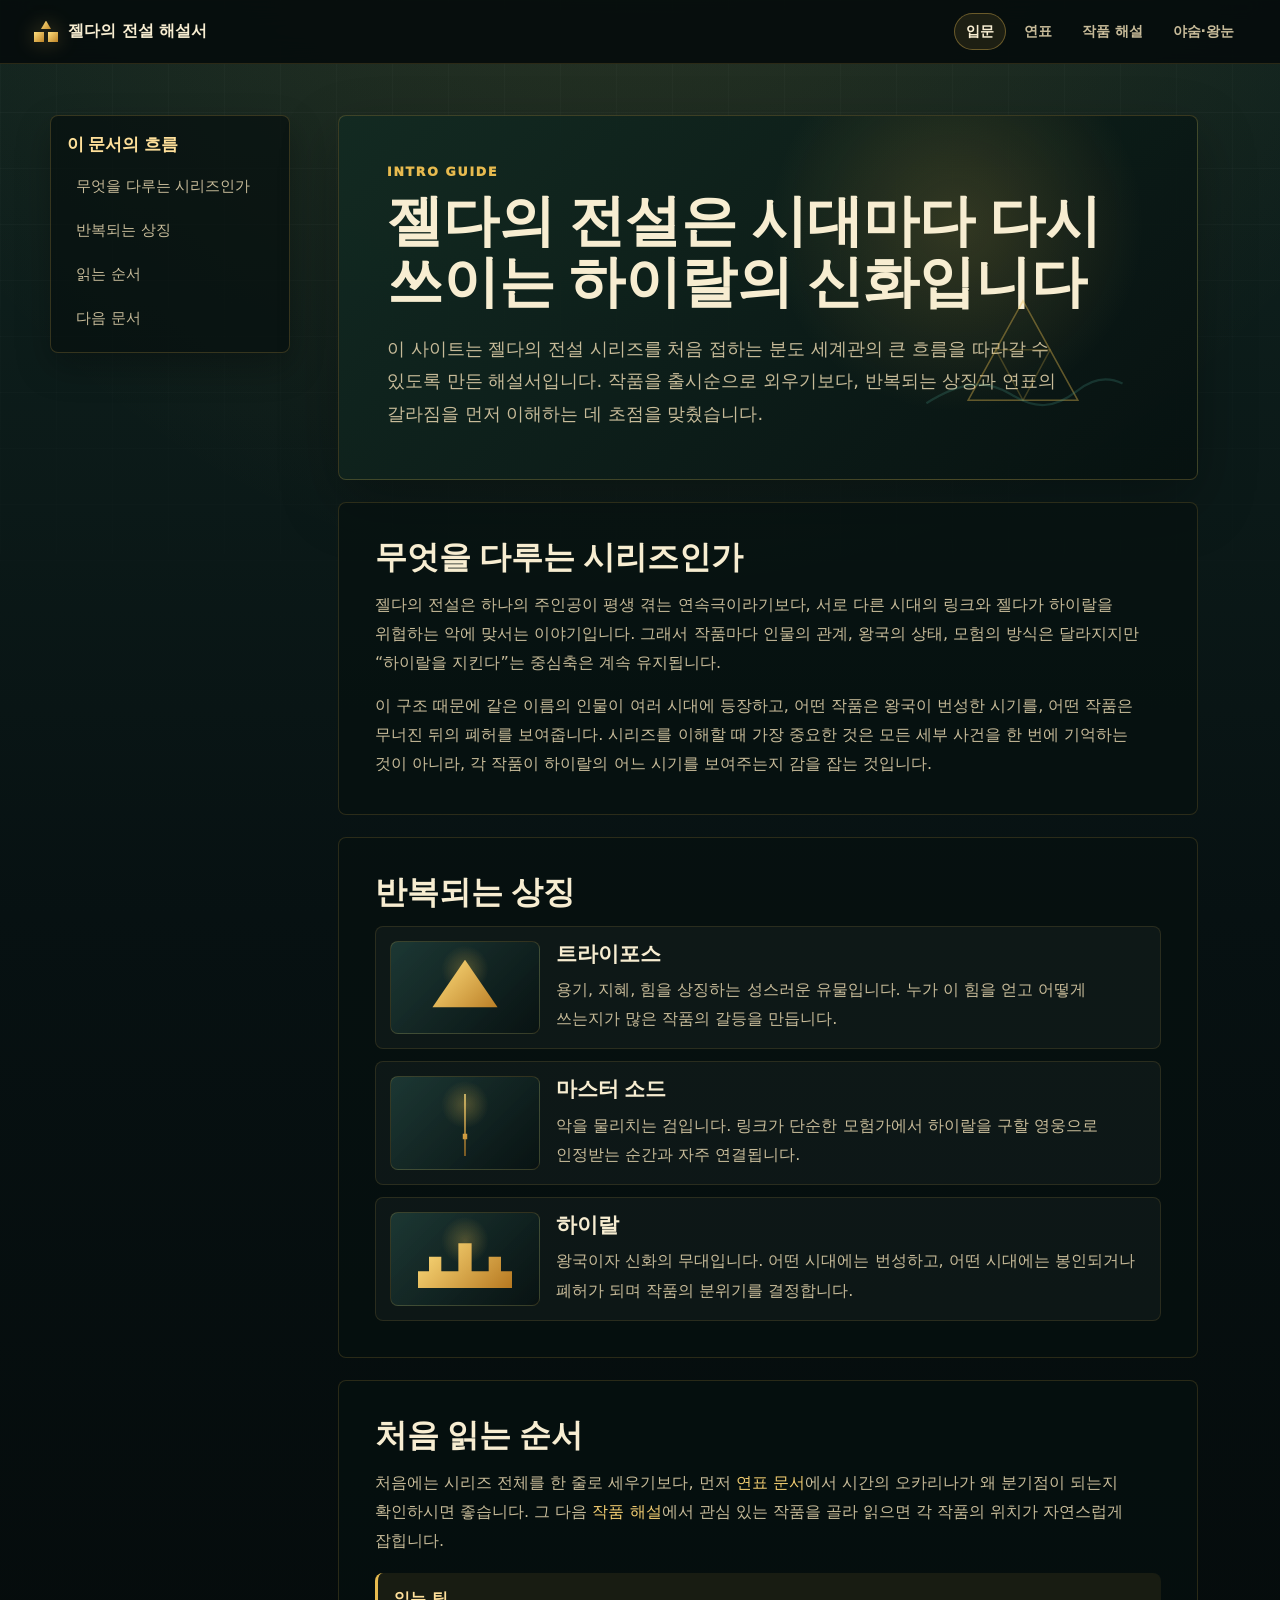
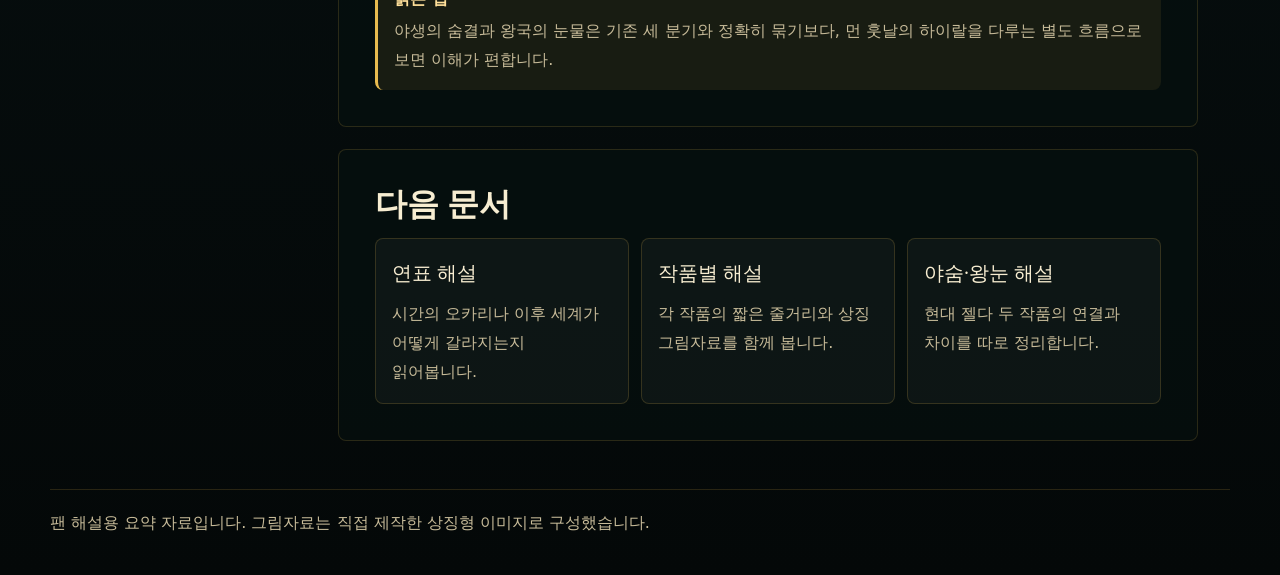
<file: index.html>
<!doctype html>
<html lang="ko">
<head>
  <meta charset="utf-8">
  <meta name="viewport" content="width=device-width, initial-scale=1">
  <title>젤다의 전설 입문 해설</title>
  <link rel="stylesheet" href="styles.css">
  <script src="script.js" defer></script>
</head>
<body data-page="home">
  <header class="site-header">
    <a class="brand" href="index.html" aria-label="젤다의 전설 입문 해설">
      <span class="brand-mark" aria-hidden="true"></span>
      <span>젤다의 전설 해설서</span>
    </a>
    <nav class="site-nav" aria-label="주요 문서">
      <a href="index.html" aria-current="page">입문</a>
      <a href="timeline.html">연표</a>
      <a href="series.html">작품 해설</a>
      <a href="wild.html">야숨·왕눈</a>
    </nav>
  </header>

  <main class="doc-shell">
    <aside class="toc reveal" aria-label="문서 목차">
      <strong>이 문서의 흐름</strong>
      <a href="#what">무엇을 다루는 시리즈인가</a>
      <a href="#symbols">반복되는 상징</a>
      <a href="#reading">읽는 순서</a>
      <a href="#next">다음 문서</a>
    </aside>

    <article class="doc">
      <header class="doc-hero reveal">
        <p class="eyebrow">Intro Guide</p>
        <h1>젤다의 전설은 시대마다 다시 쓰이는 하이랄의 신화입니다</h1>
        <p class="lead">
          이 사이트는 젤다의 전설 시리즈를 처음 접하는 분도 세계관의 큰 흐름을 따라갈 수 있도록 만든 해설서입니다.
          작품을 출시순으로 외우기보다, 반복되는 상징과 연표의 갈라짐을 먼저 이해하는 데 초점을 맞췄습니다.
        </p>
      </header>

      <section class="doc-section reveal" id="what">
        <h2>무엇을 다루는 시리즈인가</h2>
        <p>
          젤다의 전설은 하나의 주인공이 평생 겪는 연속극이라기보다, 서로 다른 시대의 링크와 젤다가 하이랄을 위협하는 악에 맞서는 이야기입니다.
          그래서 작품마다 인물의 관계, 왕국의 상태, 모험의 방식은 달라지지만 “하이랄을 지킨다”는 중심축은 계속 유지됩니다.
        </p>
        <p>
          이 구조 때문에 같은 이름의 인물이 여러 시대에 등장하고, 어떤 작품은 왕국이 번성한 시기를, 어떤 작품은 무너진 뒤의 폐허를 보여줍니다.
          시리즈를 이해할 때 가장 중요한 것은 모든 세부 사건을 한 번에 기억하는 것이 아니라, 각 작품이 하이랄의 어느 시기를 보여주는지 감을 잡는 것입니다.
        </p>
      </section>

      <section class="doc-section reveal" id="symbols">
        <h2>반복되는 상징</h2>
        <div class="concept-list">
          <article class="concept">
            <div class="mini-art triforce" aria-hidden="true"></div>
            <div>
              <h3>트라이포스</h3>
              <p>용기, 지혜, 힘을 상징하는 성스러운 유물입니다. 누가 이 힘을 얻고 어떻게 쓰는지가 많은 작품의 갈등을 만듭니다.</p>
            </div>
          </article>
          <article class="concept">
            <div class="mini-art sword" aria-hidden="true"></div>
            <div>
              <h3>마스터 소드</h3>
              <p>악을 물리치는 검입니다. 링크가 단순한 모험가에서 하이랄을 구할 영웅으로 인정받는 순간과 자주 연결됩니다.</p>
            </div>
          </article>
          <article class="concept">
            <div class="mini-art kingdom" aria-hidden="true"></div>
            <div>
              <h3>하이랄</h3>
              <p>왕국이자 신화의 무대입니다. 어떤 시대에는 번성하고, 어떤 시대에는 봉인되거나 폐허가 되며 작품의 분위기를 결정합니다.</p>
            </div>
          </article>
        </div>
      </section>

      <section class="doc-section reveal" id="reading">
        <h2>처음 읽는 순서</h2>
        <p>
          처음에는 시리즈 전체를 한 줄로 세우기보다, 먼저 <a href="timeline.html">연표 문서</a>에서 시간의 오카리나가 왜 분기점이 되는지 확인하시면 좋습니다.
          그 다음 <a href="series.html">작품 해설</a>에서 관심 있는 작품을 골라 읽으면 각 작품의 위치가 자연스럽게 잡힙니다.
        </p>
        <div class="note-box">
          <strong>읽는 팁</strong>
          <p>야생의 숨결과 왕국의 눈물은 기존 세 분기와 정확히 묶기보다, 먼 훗날의 하이랄을 다루는 별도 흐름으로 보면 이해가 편합니다.</p>
        </div>
      </section>

      <section class="doc-section reveal" id="next">
        <h2>다음 문서</h2>
        <div class="doc-link-grid">
          <a class="doc-link" href="timeline.html">
            <span>연표 해설</span>
            시간의 오카리나 이후 세계가 어떻게 갈라지는지 읽어봅니다.
          </a>
          <a class="doc-link" href="series.html">
            <span>작품별 해설</span>
            각 작품의 짧은 줄거리와 상징 그림자료를 함께 봅니다.
          </a>
          <a class="doc-link" href="wild.html">
            <span>야숨·왕눈 해설</span>
            현대 젤다 두 작품의 연결과 차이를 따로 정리합니다.
          </a>
        </div>
      </section>
    </article>
  </main>

  <footer class="site-footer">
    <p>팬 해설용 요약 자료입니다. 그림자료는 직접 제작한 상징형 이미지로 구성했습니다.</p>
  </footer>
</body>
</html>
</file>
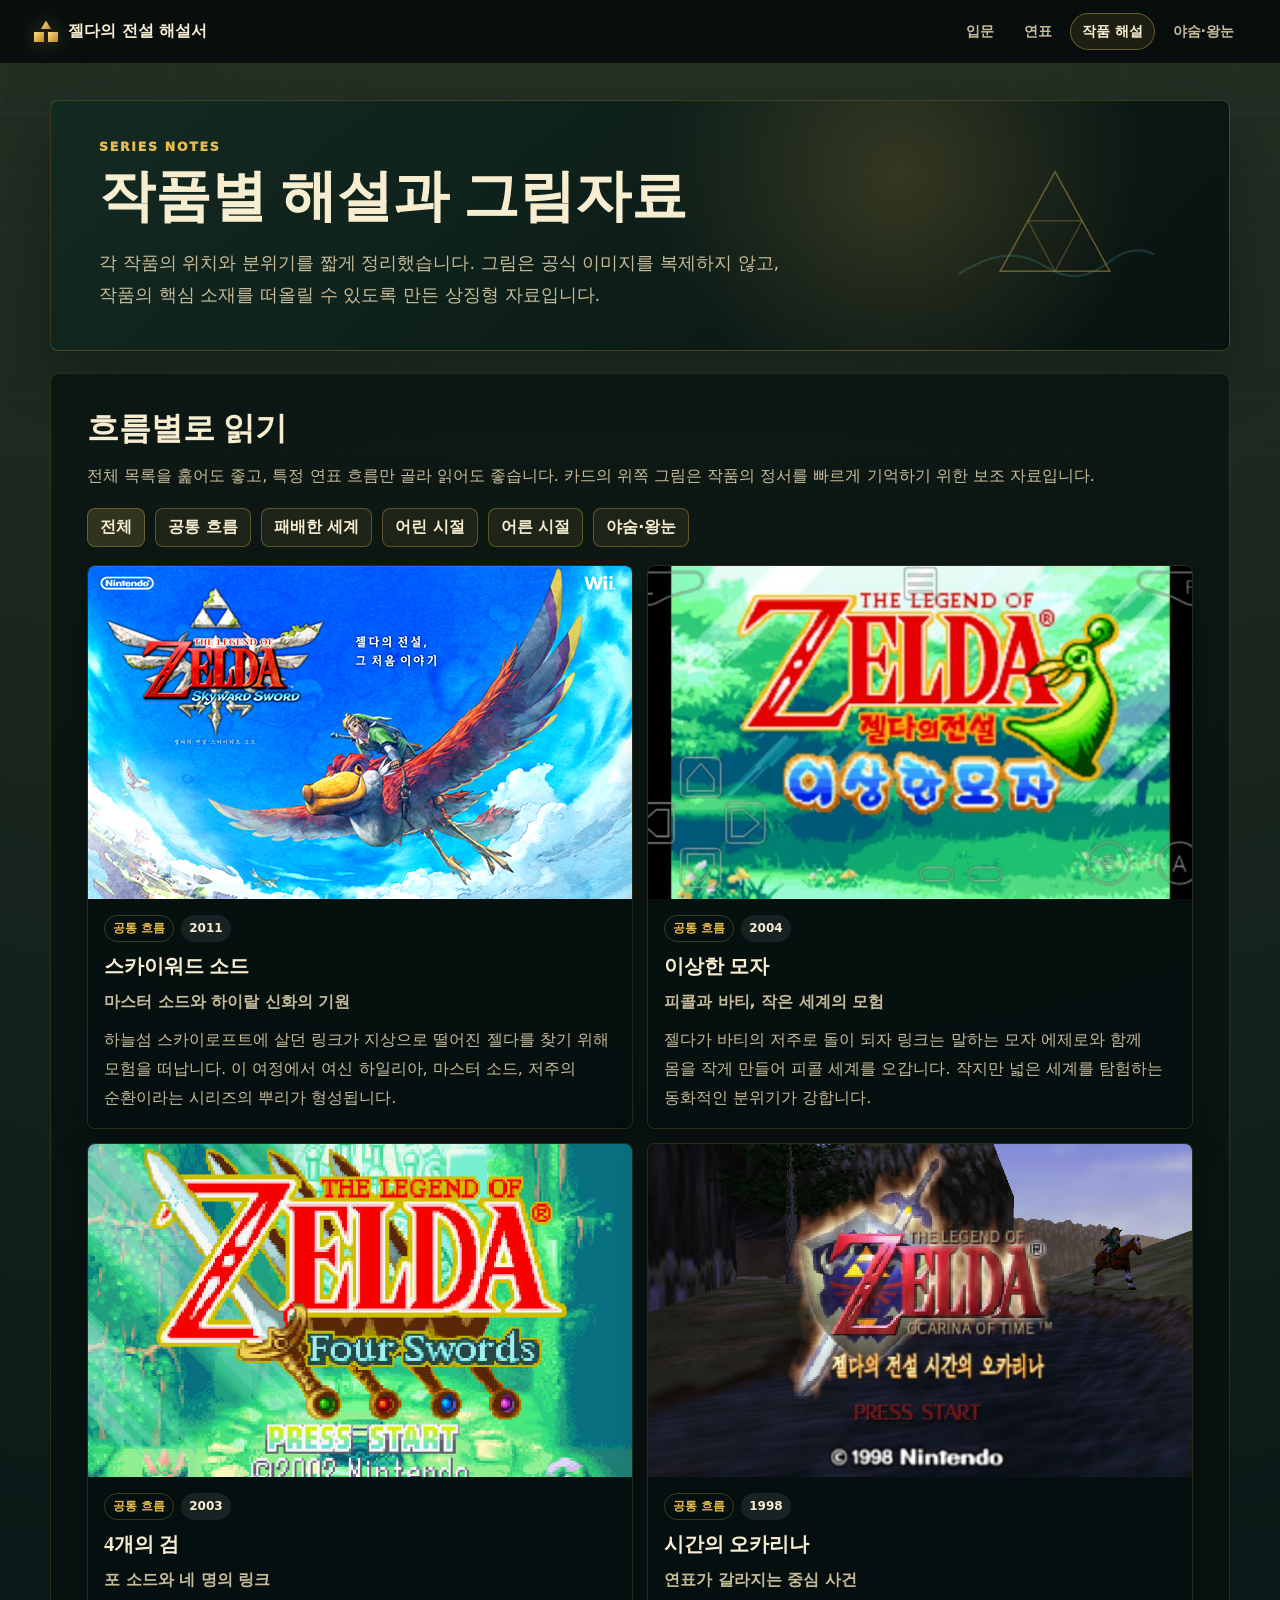
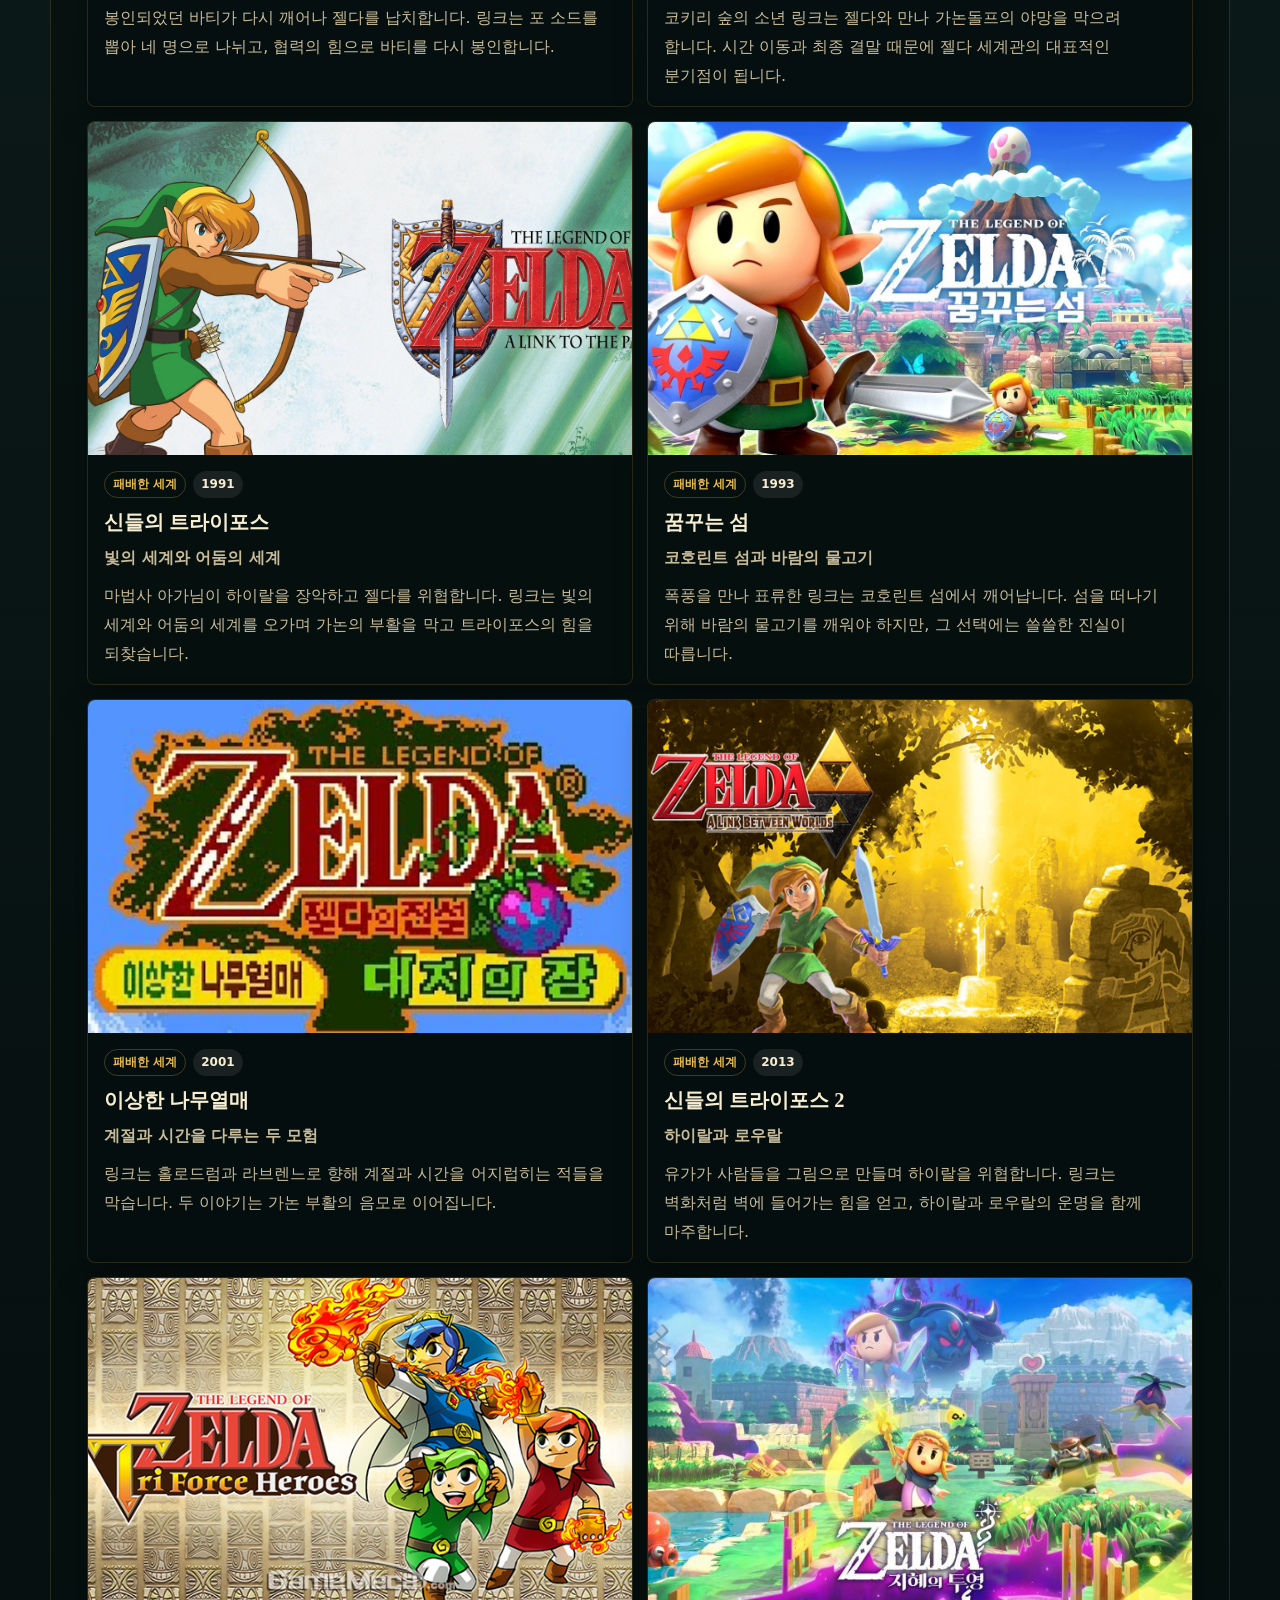
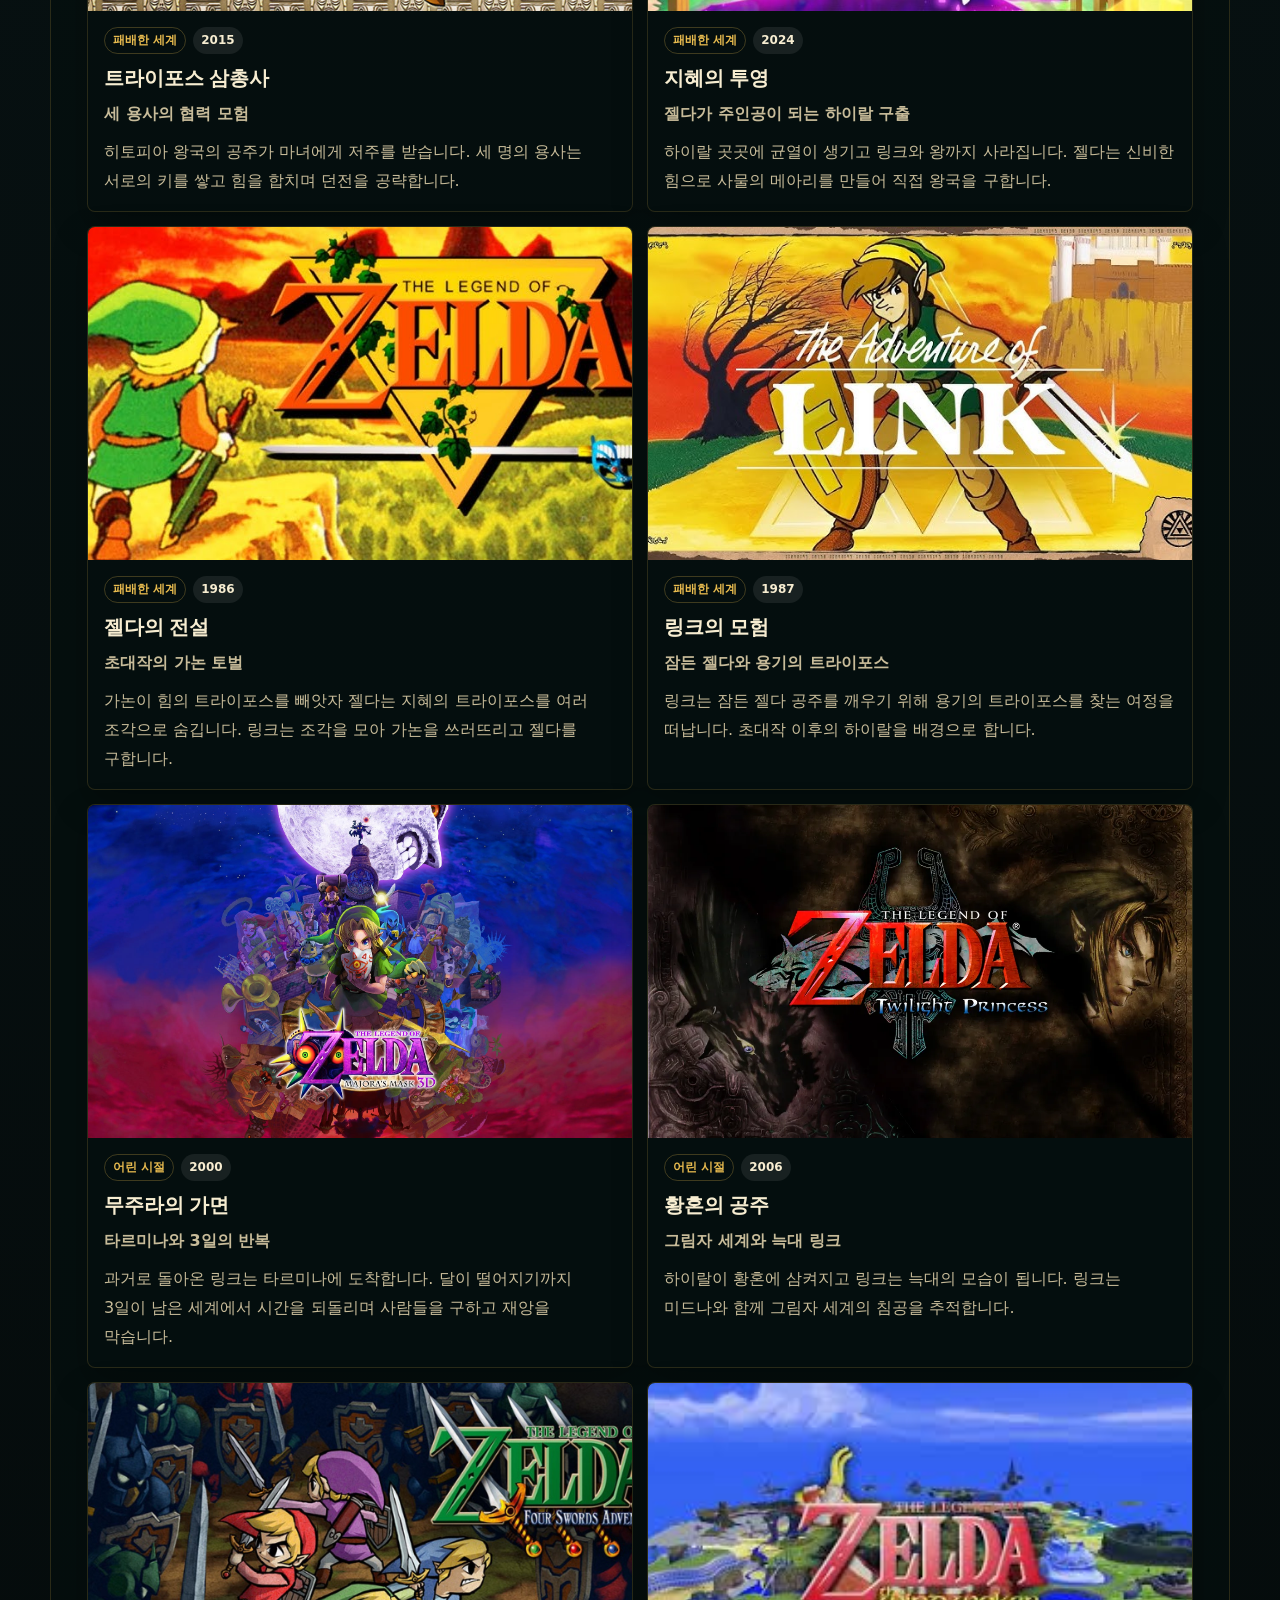
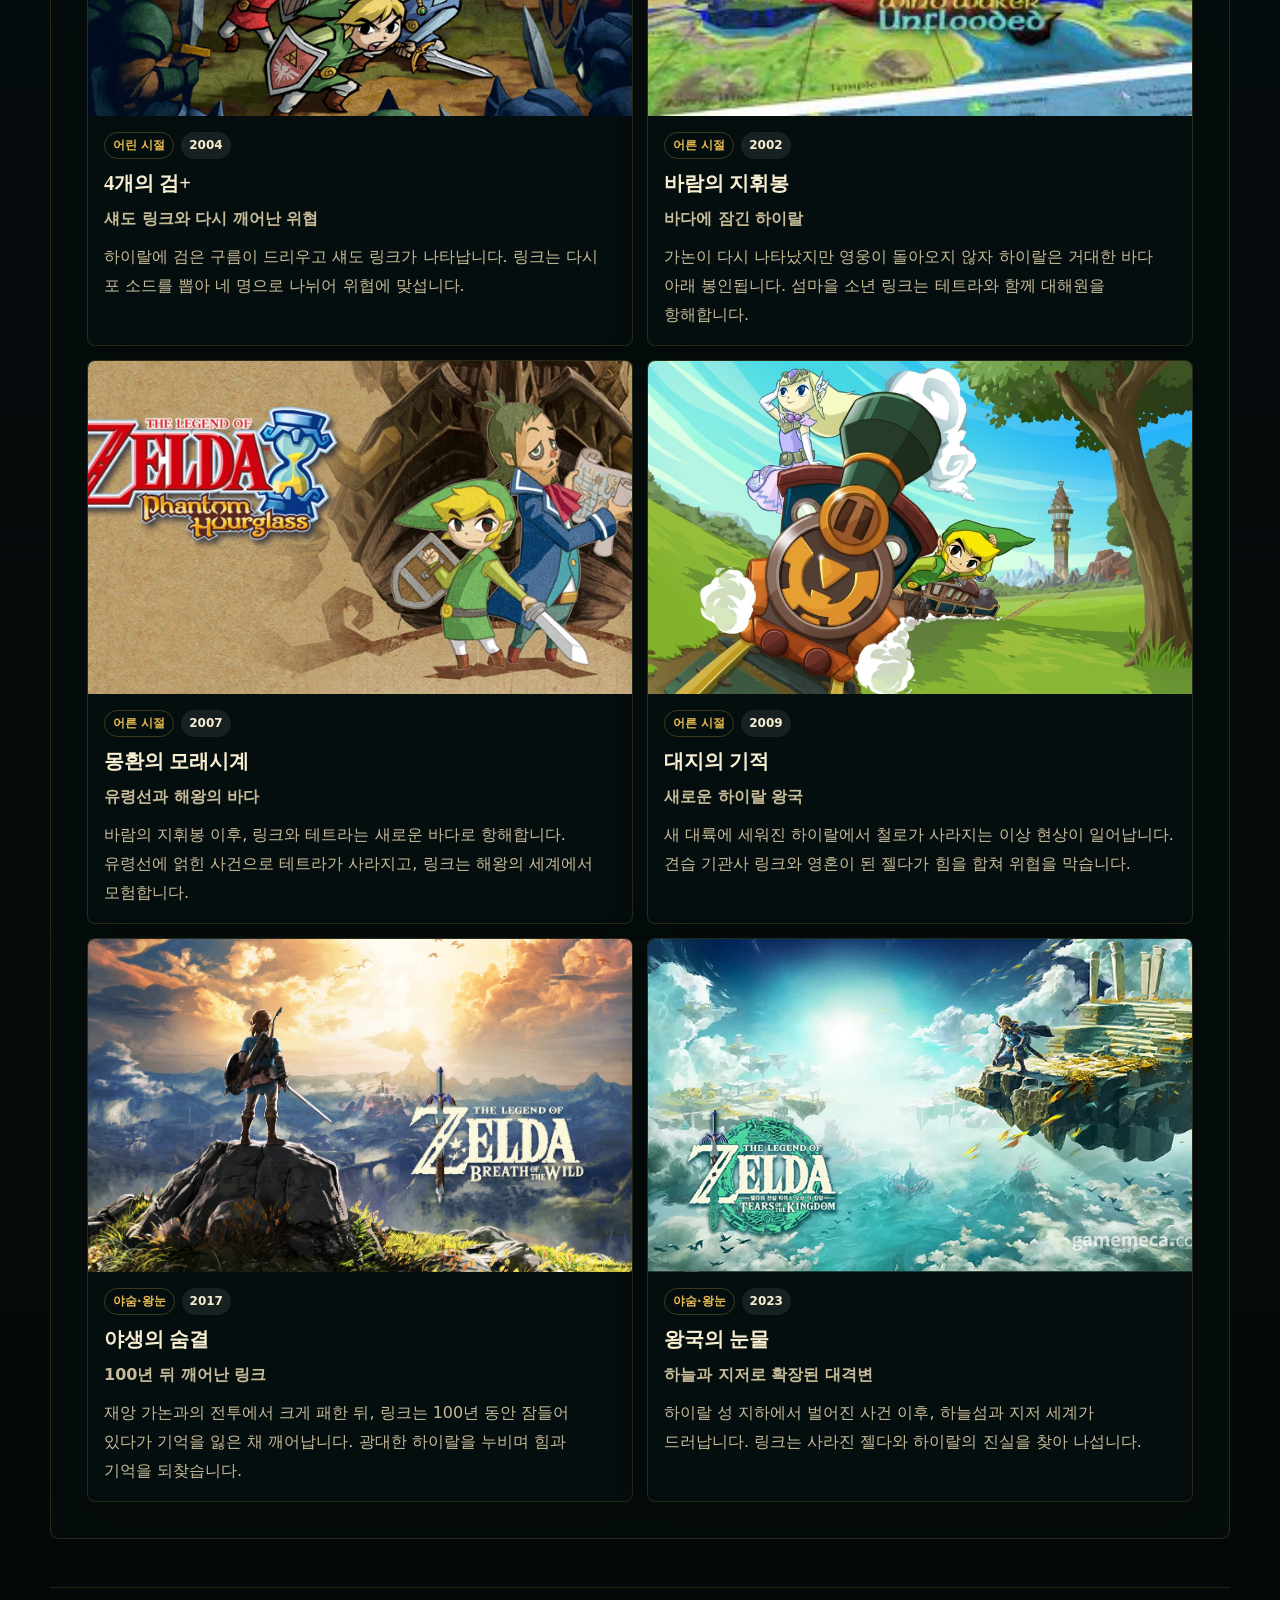
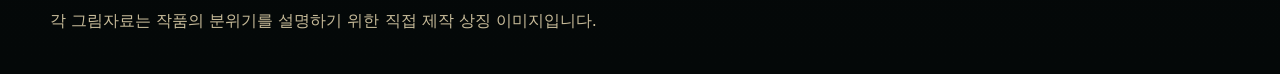
<file: series.html>
<!doctype html>
<html lang="ko">
<head>
  <meta charset="utf-8">
  <meta name="viewport" content="width=device-width, initial-scale=1">
  <title>젤다의 전설 작품별 해설</title>
  <link rel="stylesheet" href="styles.css">
  <script src="script.js" defer></script>
</head>
<body data-page="series">
  <header class="site-header">
    <a class="brand" href="index.html" aria-label="젤다의 전설 입문 해설">
      <span class="brand-mark" aria-hidden="true"></span>
      <span>젤다의 전설 해설서</span>
    </a>
    <nav class="site-nav" aria-label="주요 문서">
      <a href="index.html">입문</a>
      <a href="timeline.html">연표</a>
      <a href="series.html" aria-current="page">작품 해설</a>
      <a href="wild.html">야숨·왕눈</a>
    </nav>
  </header>

  <main class="wide-doc">
    <article class="doc">
      <header class="doc-hero reveal">
        <p class="eyebrow">Series Notes</p>
        <h1>작품별 해설과 그림자료</h1>
        <p class="lead">
          각 작품의 위치와 분위기를 짧게 정리했습니다. 그림은 공식 이미지를 복제하지 않고,
          작품의 핵심 소재를 떠올릴 수 있도록 만든 상징형 자료입니다.
        </p>
      </header>

      <section class="doc-section series-section">
        <h2>흐름별로 읽기</h2>
        <p>
          전체 목록을 훑어도 좋고, 특정 연표 흐름만 골라 읽어도 좋습니다.
          카드의 위쪽 그림은 작품의 정서를 빠르게 기억하기 위한 보조 자료입니다.
        </p>
        <div class="filter-bar reveal" aria-label="작품 흐름 선택">
          <button type="button" data-filter="all" class="is-active">전체</button>
          <button type="button" data-filter="origin">공통 흐름</button>
          <button type="button" data-filter="fallen">패배한 세계</button>
          <button type="button" data-filter="child">어린 시절</button>
          <button type="button" data-filter="adult">어른 시절</button>
          <button type="button" data-filter="wild">야숨·왕눈</button>
        </div>
        <div class="series-grid" data-series-grid></div>
      </section>
    </article>
  </main>

  <footer class="site-footer">
    <p>각 그림자료는 작품의 분위기를 설명하기 위한 직접 제작 상징 이미지입니다.</p>
  </footer>
</body>
</html>
</file>
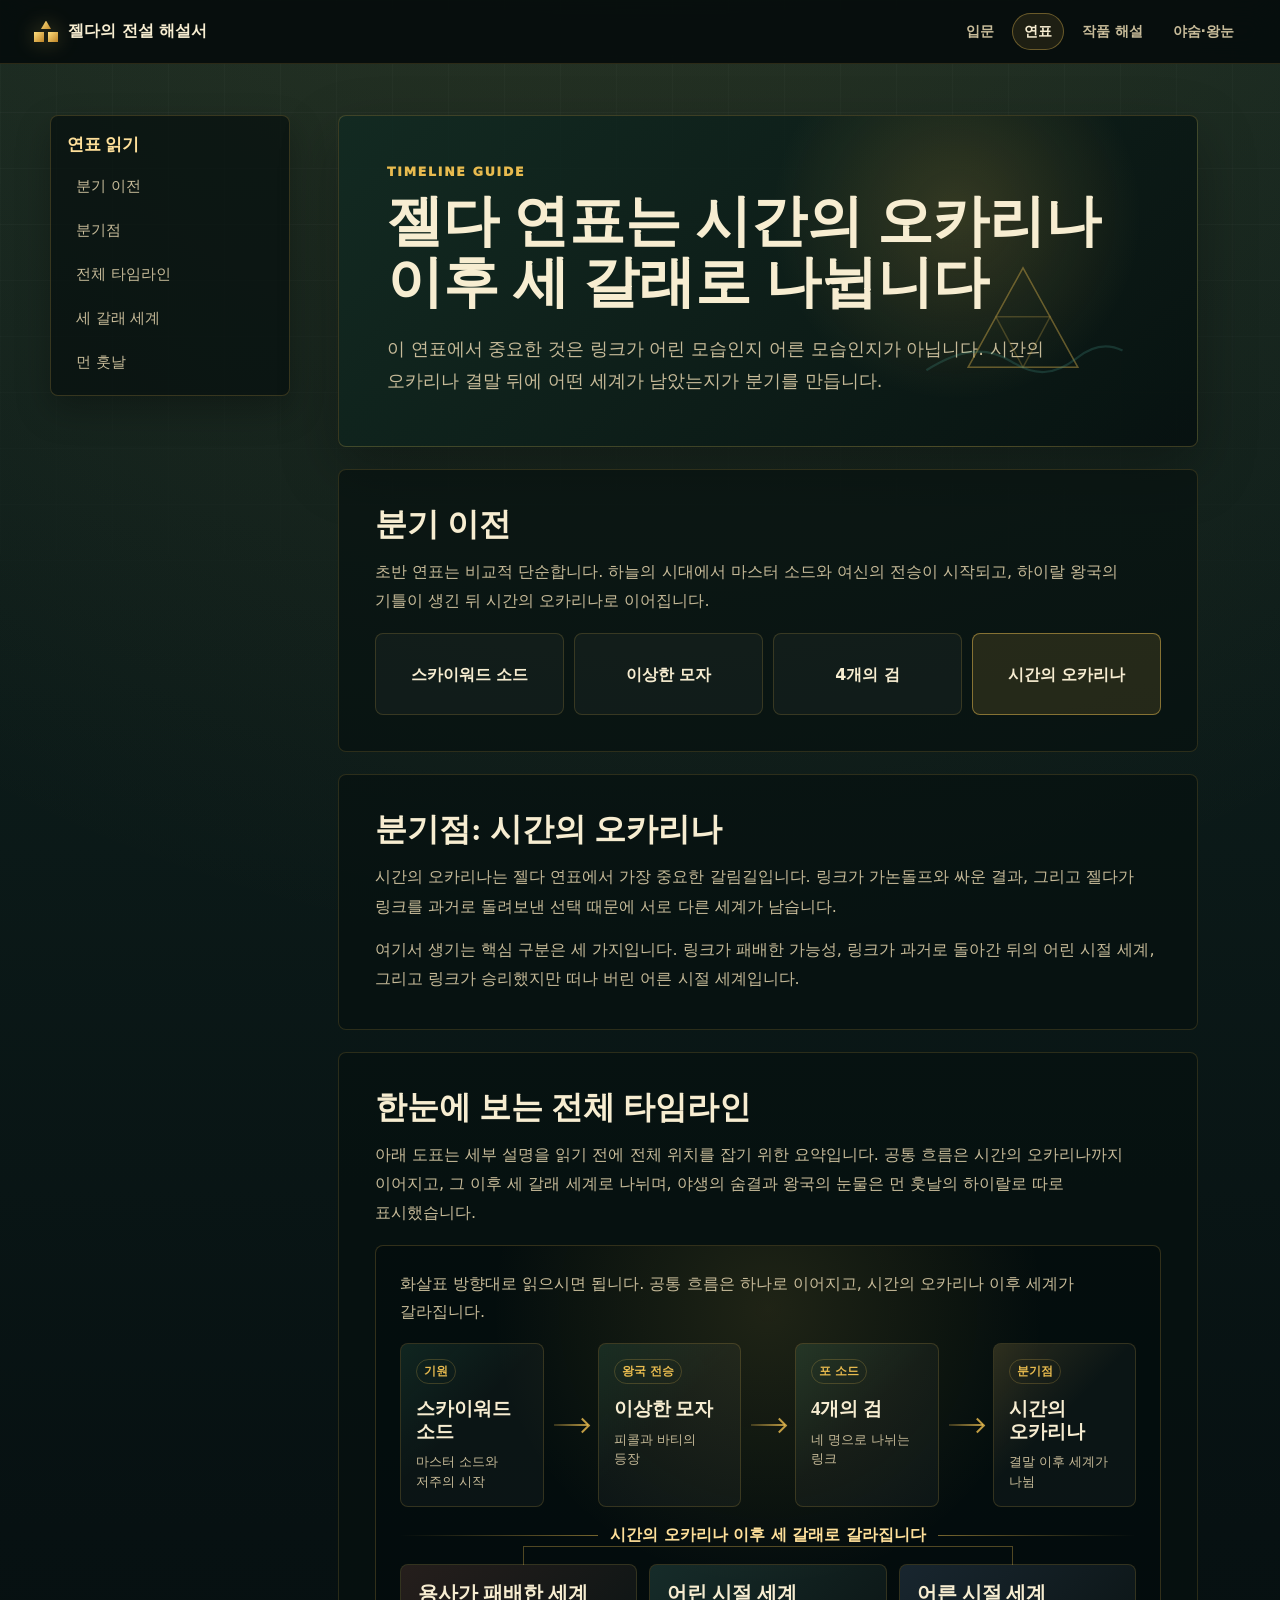
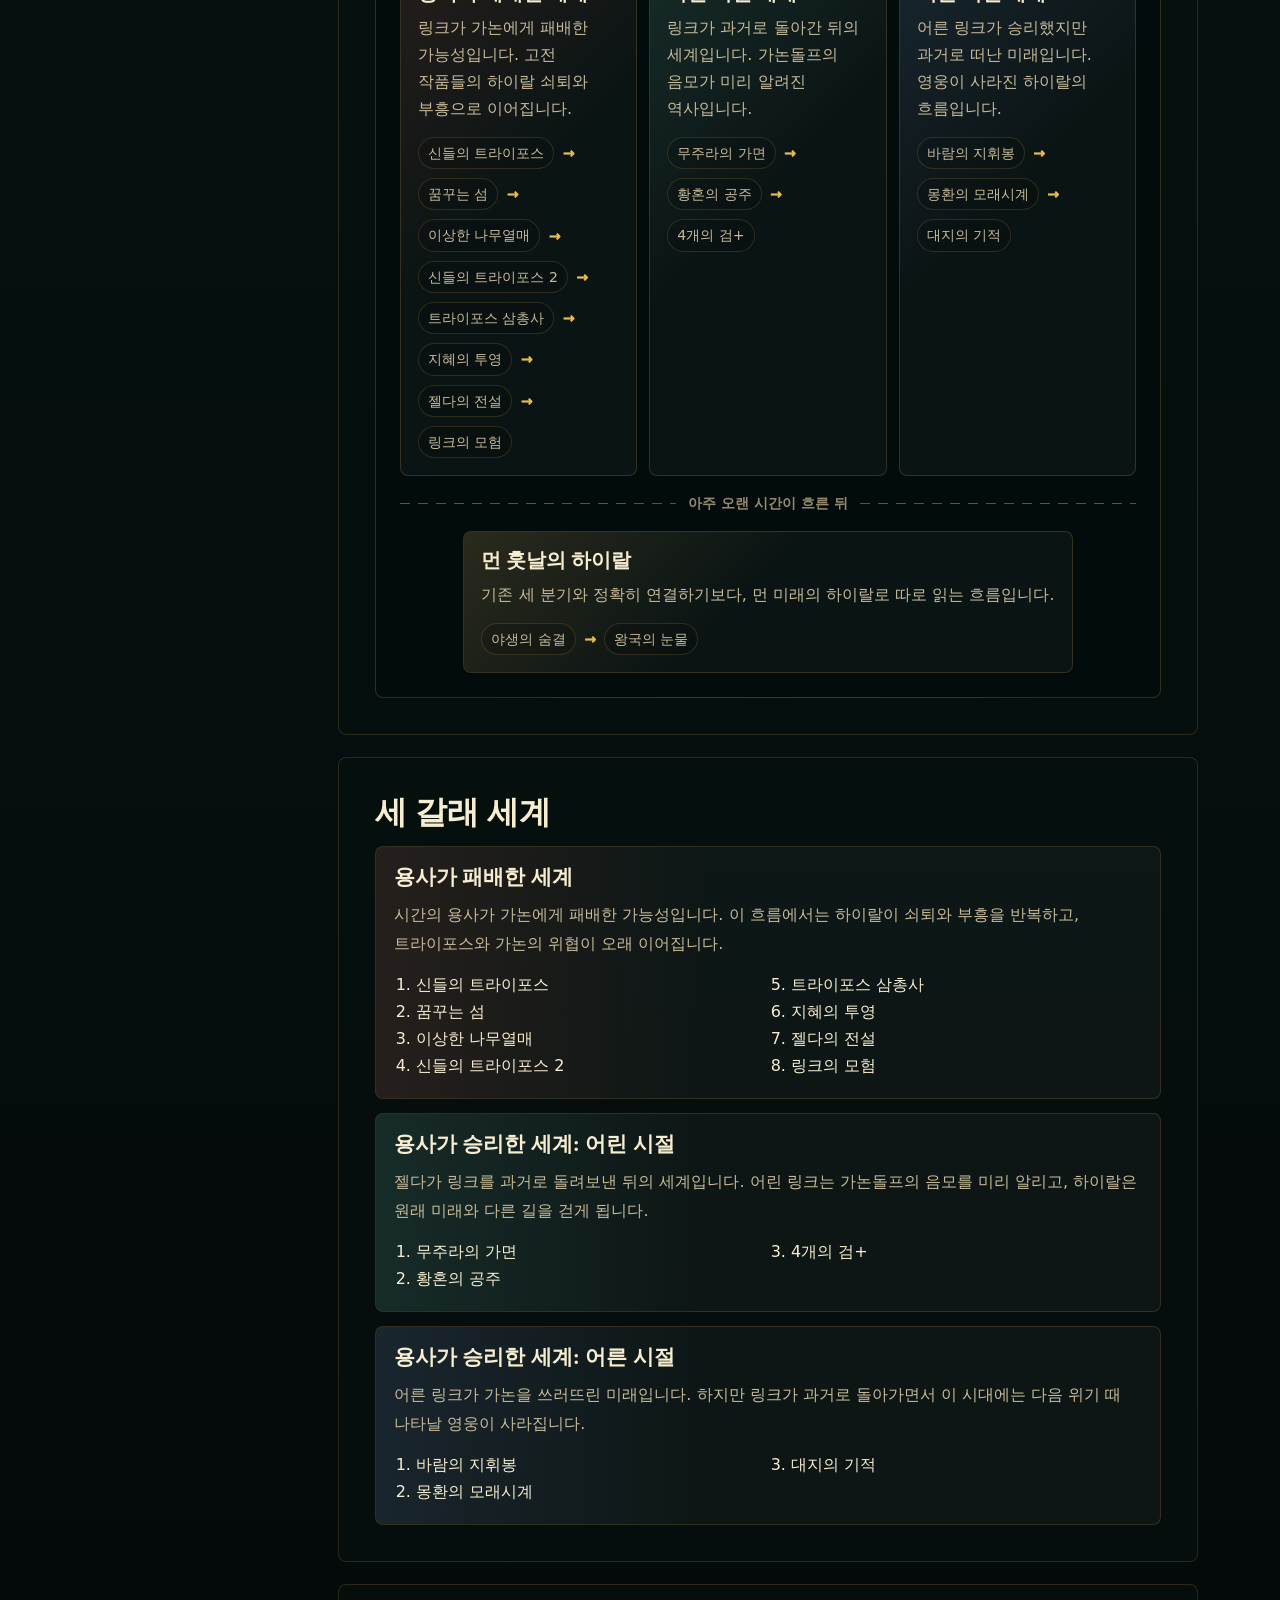
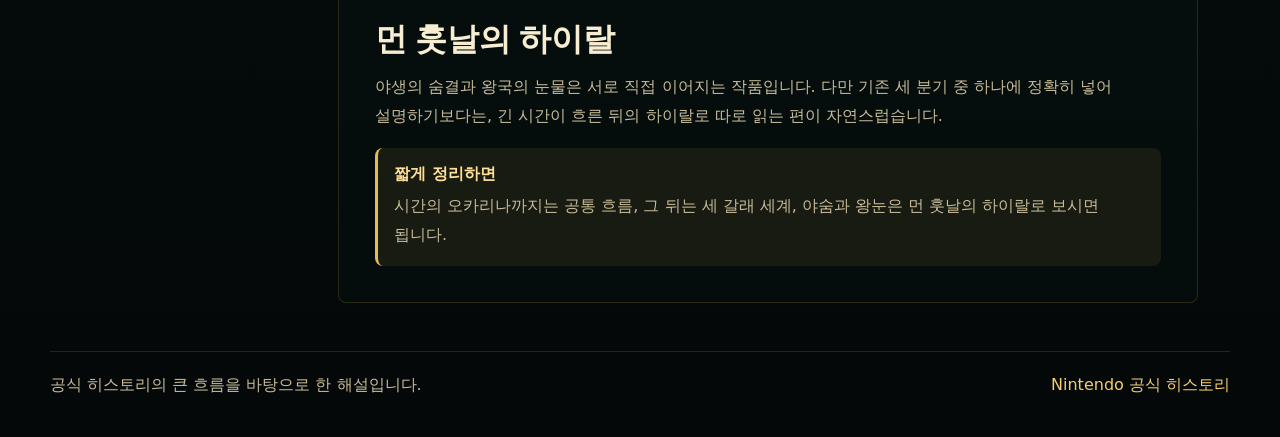
<file: timeline.html>
<!doctype html>
<html lang="ko">
<head>
  <meta charset="utf-8">
  <meta name="viewport" content="width=device-width, initial-scale=1">
  <title>젤다의 전설 연표 해설</title>
  <link rel="stylesheet" href="styles.css">
  <script src="script.js" defer></script>
</head>
<body data-page="timeline">
  <header class="site-header">
    <a class="brand" href="index.html" aria-label="젤다의 전설 입문 해설">
      <span class="brand-mark" aria-hidden="true"></span>
      <span>젤다의 전설 해설서</span>
    </a>
    <nav class="site-nav" aria-label="주요 문서">
      <a href="index.html">입문</a>
      <a href="timeline.html" aria-current="page">연표</a>
      <a href="series.html">작품 해설</a>
      <a href="wild.html">야숨·왕눈</a>
    </nav>
  </header>

  <main class="doc-shell">
    <aside class="toc reveal" aria-label="문서 목차">
      <strong>연표 읽기</strong>
      <a href="#before">분기 이전</a>
      <a href="#split">분기점</a>
      <a href="#overview">전체 타임라인</a>
      <a href="#branches">세 갈래 세계</a>
      <a href="#distant">먼 훗날</a>
    </aside>

    <article class="doc">
      <header class="doc-hero reveal">
        <p class="eyebrow">Timeline Guide</p>
        <h1>젤다 연표는 시간의 오카리나 이후 세 갈래로 나뉩니다</h1>
        <p class="lead">
          이 연표에서 중요한 것은 링크가 어린 모습인지 어른 모습인지가 아닙니다.
          시간의 오카리나 결말 뒤에 어떤 세계가 남았는지가 분기를 만듭니다.
        </p>
      </header>

      <section class="doc-section reveal" id="before">
        <h2>분기 이전</h2>
        <p>
          초반 연표는 비교적 단순합니다. 하늘의 시대에서 마스터 소드와 여신의 전승이 시작되고,
          하이랄 왕국의 기틀이 생긴 뒤 시간의 오카리나로 이어집니다.
        </p>
        <div class="era-strip reveal-group">
          <span>스카이워드 소드</span>
          <span>이상한 모자</span>
          <span>4개의 검</span>
          <span class="key-era">시간의 오카리나</span>
        </div>
      </section>

      <section class="doc-section reveal" id="split">
        <h2>분기점: 시간의 오카리나</h2>
        <p>
          시간의 오카리나는 젤다 연표에서 가장 중요한 갈림길입니다.
          링크가 가논돌프와 싸운 결과, 그리고 젤다가 링크를 과거로 돌려보낸 선택 때문에 서로 다른 세계가 남습니다.
        </p>
        <p>
          여기서 생기는 핵심 구분은 세 가지입니다. 링크가 패배한 가능성, 링크가 과거로 돌아간 뒤의 어린 시절 세계,
          그리고 링크가 승리했지만 떠나 버린 어른 시절 세계입니다.
        </p>
      </section>

      <section class="doc-section reveal" id="overview">
        <h2>한눈에 보는 전체 타임라인</h2>
        <p>
          아래 도표는 세부 설명을 읽기 전에 전체 위치를 잡기 위한 요약입니다.
          공통 흐름은 시간의 오카리나까지 이어지고, 그 이후 세 갈래 세계로 나뉘며,
          야생의 숨결과 왕국의 눈물은 먼 훗날의 하이랄로 따로 표시했습니다.
        </p>
        <div class="complete-timeline flow-map" aria-label="젤다의 전설 전체 타임라인 요약">
          <p class="flow-caption">화살표 방향대로 읽으시면 됩니다. 공통 흐름은 하나로 이어지고, 시간의 오카리나 이후 세계가 갈라집니다.</p>

          <div class="flow-path" aria-label="분기 이전 공통 흐름">
            <article class="flow-node common">
              <span>기원</span>
              <strong>스카이워드 소드</strong>
              <small>마스터 소드와 저주의 시작</small>
            </article>
            <span class="flow-arrow" aria-hidden="true"></span>
            <article class="flow-node common">
              <span>왕국 전승</span>
              <strong>이상한 모자</strong>
              <small>피콜과 바티의 등장</small>
            </article>
            <span class="flow-arrow" aria-hidden="true"></span>
            <article class="flow-node common">
              <span>포 소드</span>
              <strong>4개의 검</strong>
              <small>네 명으로 나뉘는 링크</small>
            </article>
            <span class="flow-arrow" aria-hidden="true"></span>
            <article class="flow-node key">
              <span>분기점</span>
              <strong>시간의 오카리나</strong>
              <small>결말 이후 세계가 나뉨</small>
            </article>
          </div>

          <div class="split-junction" aria-label="시간의 오카리나 이후 분기">
            <span aria-hidden="true"></span>
            <strong>시간의 오카리나 이후 세 갈래로 갈라집니다</strong>
            <span aria-hidden="true"></span>
          </div>

          <div class="branch-lanes">
            <section class="flow-branch fallen">
              <h3>용사가 패배한 세계</h3>
              <p>링크가 가논에게 패배한 가능성입니다. 고전 작품들의 하이랄 쇠퇴와 부흥으로 이어집니다.</p>
              <ol class="flow-chain">
                <li>신들의 트라이포스</li>
                <li>꿈꾸는 섬</li>
                <li>이상한 나무열매</li>
                <li>신들의 트라이포스 2</li>
                <li>트라이포스 삼총사</li>
                <li>지혜의 투영</li>
                <li>젤다의 전설</li>
                <li>링크의 모험</li>
              </ol>
            </section>

            <section class="flow-branch child">
              <h3>어린 시절 세계</h3>
              <p>링크가 과거로 돌아간 뒤의 세계입니다. 가논돌프의 음모가 미리 알려진 역사입니다.</p>
              <ol class="flow-chain">
                <li>무주라의 가면</li>
                <li>황혼의 공주</li>
                <li>4개의 검+</li>
              </ol>
            </section>

            <section class="flow-branch adult">
              <h3>어른 시절 세계</h3>
              <p>어른 링크가 승리했지만 과거로 떠난 미래입니다. 영웅이 사라진 하이랄의 흐름입니다.</p>
              <ol class="flow-chain">
                <li>바람의 지휘봉</li>
                <li>몽환의 모래시계</li>
                <li>대지의 기적</li>
              </ol>
            </section>
          </div>

          <div class="distant-connector">
            <span>아주 오랜 시간이 흐른 뒤</span>
          </div>

          <section class="flow-branch distant wild">
            <h3>먼 훗날의 하이랄</h3>
            <p>기존 세 분기와 정확히 연결하기보다, 먼 미래의 하이랄로 따로 읽는 흐름입니다.</p>
            <ol class="flow-chain">
              <li>야생의 숨결</li>
              <li>왕국의 눈물</li>
            </ol>
          </section>
        </div>
      </section>

      <section class="doc-section reveal" id="branches">
        <h2>세 갈래 세계</h2>
        <div class="branch-list">
          <article class="branch-note fallen">
            <h3>용사가 패배한 세계</h3>
            <p>시간의 용사가 가논에게 패배한 가능성입니다. 이 흐름에서는 하이랄이 쇠퇴와 부흥을 반복하고, 트라이포스와 가논의 위협이 오래 이어집니다.</p>
            <ol>
              <li>신들의 트라이포스</li>
              <li>꿈꾸는 섬</li>
              <li>이상한 나무열매</li>
              <li>신들의 트라이포스 2</li>
              <li>트라이포스 삼총사</li>
              <li>지혜의 투영</li>
              <li>젤다의 전설</li>
              <li>링크의 모험</li>
            </ol>
          </article>

          <article class="branch-note child">
            <h3>용사가 승리한 세계: 어린 시절</h3>
            <p>젤다가 링크를 과거로 돌려보낸 뒤의 세계입니다. 어린 링크는 가논돌프의 음모를 미리 알리고, 하이랄은 원래 미래와 다른 길을 걷게 됩니다.</p>
            <ol>
              <li>무주라의 가면</li>
              <li>황혼의 공주</li>
              <li>4개의 검+</li>
            </ol>
          </article>

          <article class="branch-note adult">
            <h3>용사가 승리한 세계: 어른 시절</h3>
            <p>어른 링크가 가논을 쓰러뜨린 미래입니다. 하지만 링크가 과거로 돌아가면서 이 시대에는 다음 위기 때 나타날 영웅이 사라집니다.</p>
            <ol>
              <li>바람의 지휘봉</li>
              <li>몽환의 모래시계</li>
              <li>대지의 기적</li>
            </ol>
          </article>
        </div>
      </section>

      <section class="doc-section reveal" id="distant">
        <h2>먼 훗날의 하이랄</h2>
        <p>
          야생의 숨결과 왕국의 눈물은 서로 직접 이어지는 작품입니다.
          다만 기존 세 분기 중 하나에 정확히 넣어 설명하기보다는, 긴 시간이 흐른 뒤의 하이랄로 따로 읽는 편이 자연스럽습니다.
        </p>
        <div class="note-box">
          <strong>짧게 정리하면</strong>
          <p>시간의 오카리나까지는 공통 흐름, 그 뒤는 세 갈래 세계, 야숨과 왕눈은 먼 훗날의 하이랄로 보시면 됩니다.</p>
        </div>
      </section>
    </article>
  </main>

  <footer class="site-footer">
    <p>공식 히스토리의 큰 흐름을 바탕으로 한 해설입니다.</p>
    <a href="https://www.nintendo.com/jp/character/zelda/en/history/index.html" target="_blank" rel="noreferrer">Nintendo 공식 히스토리</a>
  </footer>
</body>
</html>
</file>
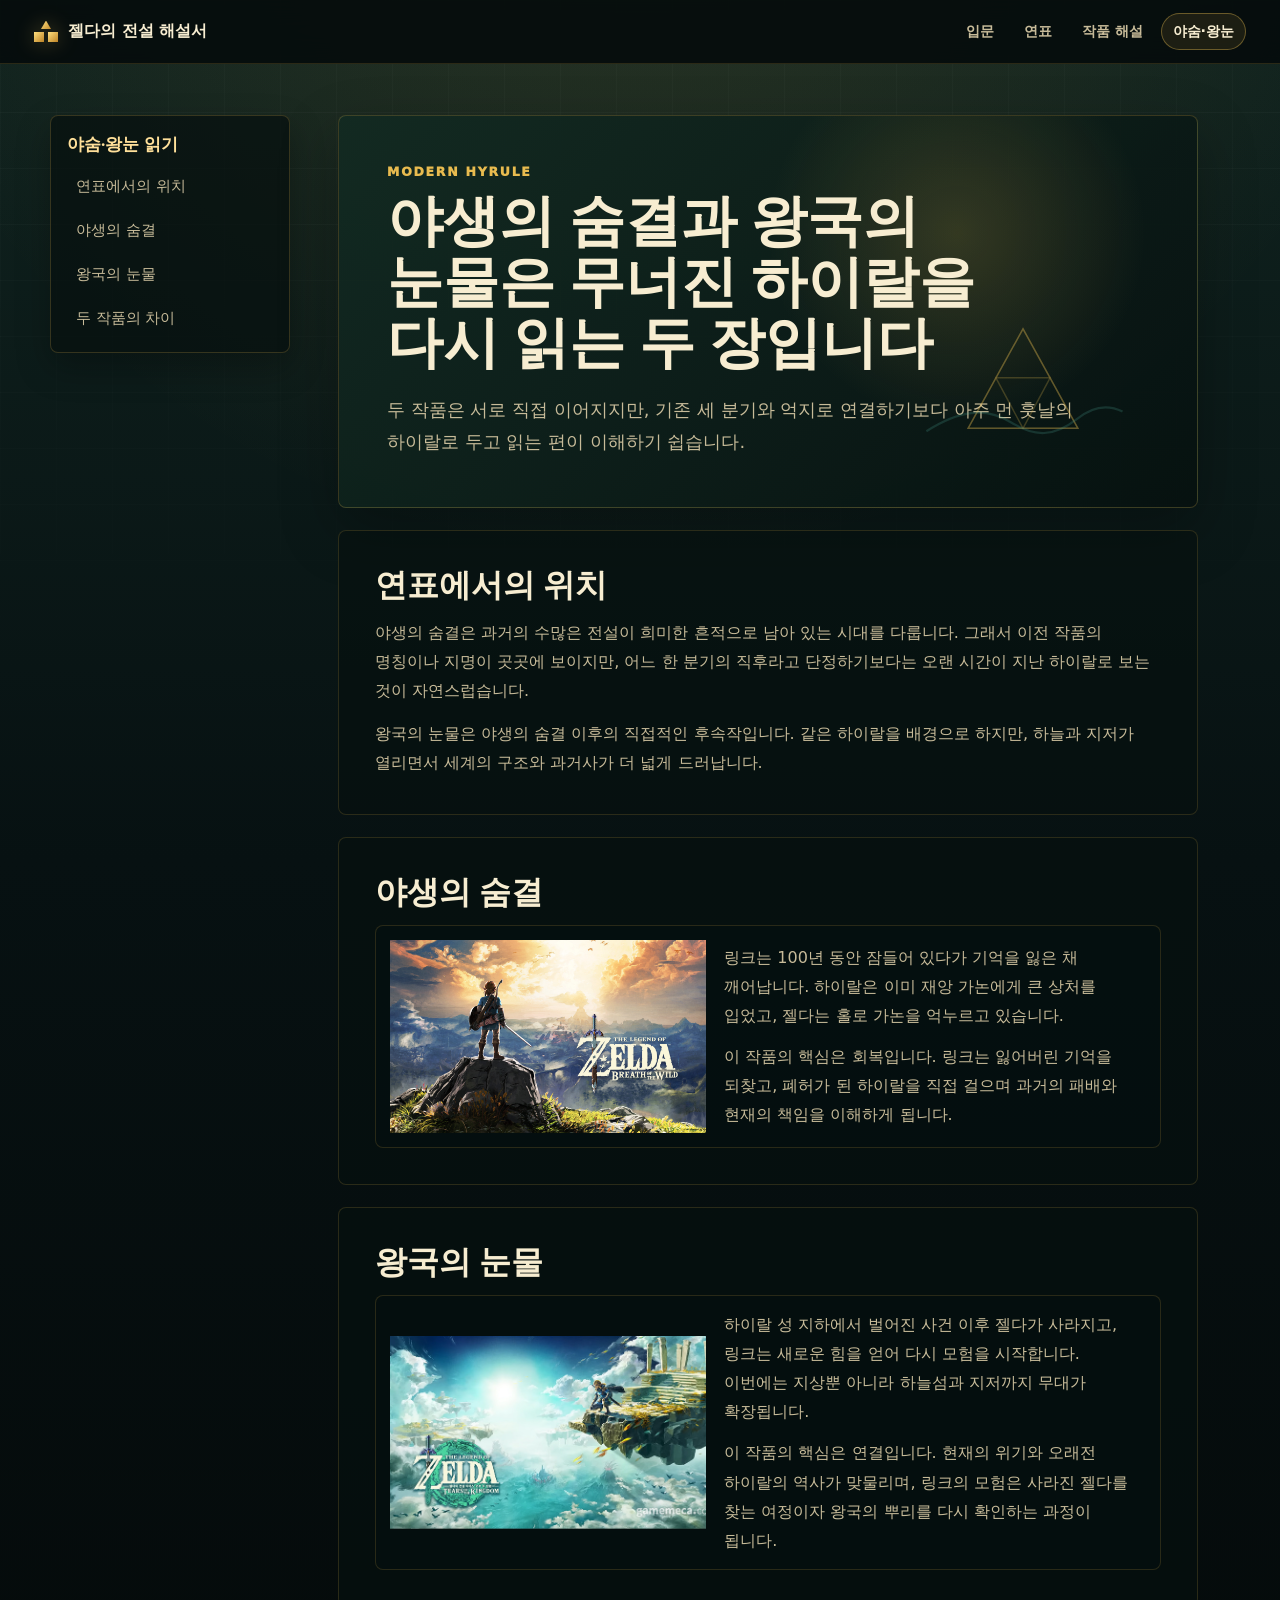
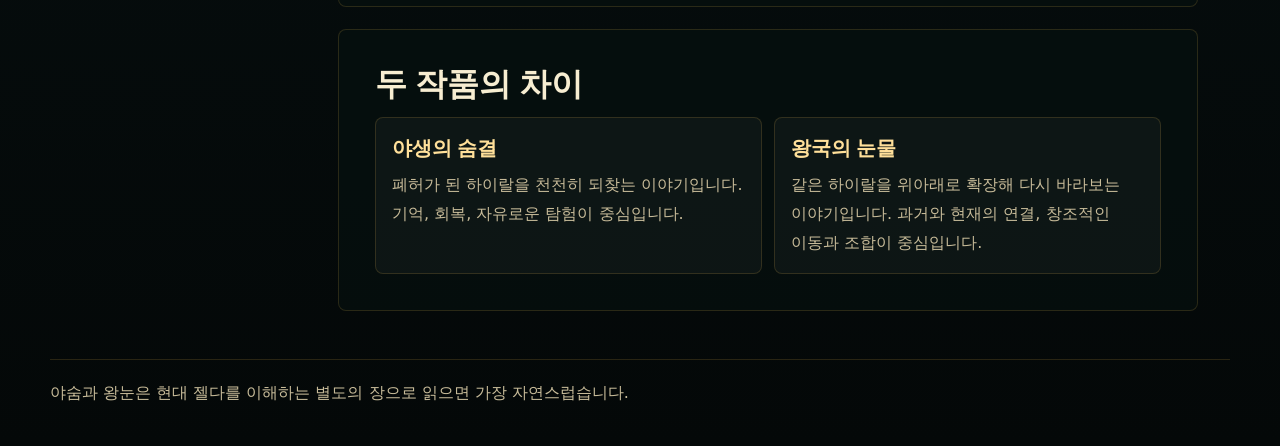
<file: wild.html>
<!doctype html>
<html lang="ko">
<head>
  <meta charset="utf-8">
  <meta name="viewport" content="width=device-width, initial-scale=1">
  <title>야생의 숨결과 왕국의 눈물 해설</title>
  <link rel="stylesheet" href="styles.css">
  <script src="script.js" defer></script>
</head>
<body data-page="wild">
  <header class="site-header">
    <a class="brand" href="index.html" aria-label="젤다의 전설 입문 해설">
      <span class="brand-mark" aria-hidden="true"></span>
      <span>젤다의 전설 해설서</span>
    </a>
    <nav class="site-nav" aria-label="주요 문서">
      <a href="index.html">입문</a>
      <a href="timeline.html">연표</a>
      <a href="series.html">작품 해설</a>
      <a href="wild.html" aria-current="page">야숨·왕눈</a>
    </nav>
  </header>

  <main class="doc-shell">
    <aside class="toc reveal" aria-label="문서 목차">
      <strong>야숨·왕눈 읽기</strong>
      <a href="#position">연표에서의 위치</a>
      <a href="#botw">야생의 숨결</a>
      <a href="#totk">왕국의 눈물</a>
      <a href="#compare">두 작품의 차이</a>
    </aside>

    <article class="doc">
      <header class="doc-hero reveal">
        <p class="eyebrow">Modern Hyrule</p>
        <h1>야생의 숨결과 왕국의 눈물은 무너진 하이랄을 다시 읽는 두 장입니다</h1>
        <p class="lead">
          두 작품은 서로 직접 이어지지만, 기존 세 분기와 억지로 연결하기보다 아주 먼 훗날의 하이랄로 두고 읽는 편이 이해하기 쉽습니다.
        </p>
      </header>

      <section class="doc-section reveal" id="position">
        <h2>연표에서의 위치</h2>
        <p>
          야생의 숨결은 과거의 수많은 전설이 희미한 흔적으로 남아 있는 시대를 다룹니다.
          그래서 이전 작품의 명칭이나 지명이 곳곳에 보이지만, 어느 한 분기의 직후라고 단정하기보다는 오랜 시간이 지난 하이랄로 보는 것이 자연스럽습니다.
        </p>
        <p>
          왕국의 눈물은 야생의 숨결 이후의 직접적인 후속작입니다.
          같은 하이랄을 배경으로 하지만, 하늘과 지저가 열리면서 세계의 구조와 과거사가 더 넓게 드러납니다.
        </p>
      </section>

      <section class="doc-section reveal" id="botw">
        <h2>야생의 숨결</h2>
        <div class="feature-card inline-feature">
          <div class="feature-art" data-art-slot="wild"></div>
          <div>
            <p>
              링크는 100년 동안 잠들어 있다가 기억을 잃은 채 깨어납니다.
              하이랄은 이미 재앙 가논에게 큰 상처를 입었고, 젤다는 홀로 가논을 억누르고 있습니다.
            </p>
            <p>
              이 작품의 핵심은 회복입니다. 링크는 잃어버린 기억을 되찾고,
              폐허가 된 하이랄을 직접 걸으며 과거의 패배와 현재의 책임을 이해하게 됩니다.
            </p>
          </div>
        </div>
      </section>

      <section class="doc-section reveal" id="totk">
        <h2>왕국의 눈물</h2>
        <div class="feature-card inline-feature">
          <div class="feature-art" data-art-slot="tears"></div>
          <div>
            <p>
              하이랄 성 지하에서 벌어진 사건 이후 젤다가 사라지고, 링크는 새로운 힘을 얻어 다시 모험을 시작합니다.
              이번에는 지상뿐 아니라 하늘섬과 지저까지 무대가 확장됩니다.
            </p>
            <p>
              이 작품의 핵심은 연결입니다. 현재의 위기와 오래전 하이랄의 역사가 맞물리며,
              링크의 모험은 사라진 젤다를 찾는 여정이자 왕국의 뿌리를 다시 확인하는 과정이 됩니다.
            </p>
          </div>
        </div>
      </section>

      <section class="doc-section reveal" id="compare">
        <h2>두 작품의 차이</h2>
        <div class="compare-list">
          <article>
            <strong>야생의 숨결</strong>
            <p>폐허가 된 하이랄을 천천히 되찾는 이야기입니다. 기억, 회복, 자유로운 탐험이 중심입니다.</p>
          </article>
          <article>
            <strong>왕국의 눈물</strong>
            <p>같은 하이랄을 위아래로 확장해 다시 바라보는 이야기입니다. 과거와 현재의 연결, 창조적인 이동과 조합이 중심입니다.</p>
          </article>
        </div>
      </section>
    </article>
  </main>

  <footer class="site-footer">
    <p>야숨과 왕눈은 현대 젤다를 이해하는 별도의 장으로 읽으면 가장 자연스럽습니다.</p>
  </footer>
</body>
</html>
</file>
<file: styles.css>
:root {
  color-scheme: dark;
  --bg: #071112;
  --paper: #0d1917;
  --paper-strong: #12231f;
  --ink: #f7edd1;
  --muted: #c7bb99;
  --quiet: #95886d;
  --gold: #e8bb4f;
  --teal: #58b9a8;
  --blue: #688fd0;
  --red: #c35a49;
  --green: #2f8f67;
  --line: rgba(232, 187, 79, 0.2);
  --panel: rgba(9, 20, 18, 0.78);
  --shadow: rgba(0, 0, 0, 0.28);
  --radius: 8px;
  font-family: "Pretendard", "Noto Sans KR", "Apple SD Gothic Neo", system-ui, sans-serif;
}

* {
  box-sizing: border-box;
}

html {
  scroll-behavior: smooth;
}

body {
  margin: 0;
  min-height: 100vh;
  background:
    radial-gradient(circle at 50% -12%, rgba(232, 187, 79, 0.14), transparent 34%),
    linear-gradient(180deg, #10231f 0%, var(--bg) 42%, #040808 100%);
  color: var(--ink);
}

body::before {
  position: fixed;
  inset: 0;
  z-index: -2;
  content: "";
  background-image:
    linear-gradient(rgba(255, 255, 255, 0.032) 1px, transparent 1px),
    linear-gradient(90deg, rgba(255, 255, 255, 0.022) 1px, transparent 1px);
  background-size: 56px 56px;
  mask-image: linear-gradient(180deg, #000, transparent 82%);
  pointer-events: none;
}

a {
  color: #f3ce72;
  text-decoration: none;
}

a:hover {
  text-decoration: underline;
}

button {
  font: inherit;
}

.site-header {
  position: sticky;
  top: 0;
  z-index: 20;
  display: flex;
  align-items: center;
  justify-content: space-between;
  gap: 18px;
  min-height: 64px;
  padding: 10px clamp(14px, 3vw, 34px);
  border-bottom: 1px solid rgba(232, 187, 79, 0.16);
  background: rgba(5, 12, 12, 0.9);
  backdrop-filter: blur(14px);
}

.brand {
  display: inline-flex;
  align-items: center;
  gap: 10px;
  color: var(--ink);
  font-weight: 950;
  white-space: nowrap;
}

.brand:hover {
  text-decoration: none;
}

.brand-mark {
  position: relative;
  width: 24px;
  height: 22px;
  filter: drop-shadow(0 0 10px rgba(232, 187, 79, 0.36));
}

.brand-mark::before,
.brand-mark::after {
  position: absolute;
  content: "";
  background: linear-gradient(135deg, #ffdf7e, #bd8326);
  clip-path: polygon(50% 0, 100% 86%, 0 86%);
}

.brand-mark::before {
  top: 0;
  left: 7px;
  width: 10px;
  height: 10px;
}

.brand-mark::after {
  right: 0;
  bottom: 0;
  width: 24px;
  height: 12px;
  background:
    linear-gradient(135deg, #ffdf7e, #bd8326) left / 10px 10px no-repeat,
    linear-gradient(135deg, #ffdf7e, #bd8326) right / 10px 10px no-repeat;
  clip-path: none;
}

.site-nav {
  display: flex;
  gap: 6px;
  overflow-x: auto;
  scrollbar-width: none;
}

.site-nav::-webkit-scrollbar {
  display: none;
}

.site-nav a {
  display: inline-flex;
  align-items: center;
  justify-content: center;
  min-height: 36px;
  padding: 8px 11px;
  border: 1px solid transparent;
  border-radius: 999px;
  color: var(--muted);
  font-size: 0.9rem;
  font-weight: 850;
  white-space: nowrap;
}

.site-nav a:hover,
.site-nav a[aria-current="page"] {
  border-color: rgba(232, 187, 79, 0.38);
  color: var(--ink);
  background: rgba(232, 187, 79, 0.1);
  text-decoration: none;
}

.doc-shell {
  display: grid;
  grid-template-columns: 240px minmax(0, 860px);
  gap: clamp(24px, 4vw, 48px);
  align-items: start;
  width: min(1180px, calc(100% - 32px));
  margin: 0 auto;
  padding: clamp(26px, 4vw, 54px) 0 48px;
}

.wide-doc {
  width: min(1180px, calc(100% - 32px));
  margin: 0 auto;
  padding: clamp(26px, 4vw, 54px) 0 48px;
}

.toc {
  position: sticky;
  top: 86px;
  display: grid;
  gap: 8px;
  padding: 16px;
  border: 1px solid var(--line);
  border-radius: var(--radius);
  background: rgba(7, 17, 16, 0.74);
  box-shadow: 0 14px 34px var(--shadow);
}

.toc strong {
  display: block;
  margin-bottom: 4px;
  color: #ffe09a;
  font-family: Georgia, "Times New Roman", serif;
  font-size: 1.08rem;
}

.toc a {
  display: block;
  padding: 8px 9px;
  border-radius: 6px;
  color: var(--muted);
  font-size: 0.92rem;
  line-height: 1.35;
}

.toc a:hover {
  color: var(--ink);
  background: rgba(232, 187, 79, 0.08);
  text-decoration: none;
}

.doc {
  min-width: 0;
}

.doc-hero {
  position: relative;
  overflow: hidden;
  padding: clamp(28px, 5vw, 48px);
  border: 1px solid rgba(232, 187, 79, 0.22);
  border-radius: var(--radius);
  background:
    radial-gradient(circle at 72% 30%, rgba(232, 187, 79, 0.18), transparent 28%),
    linear-gradient(135deg, rgba(18, 42, 34, 0.92), rgba(7, 17, 16, 0.92));
  box-shadow: 0 22px 58px var(--shadow);
}

.doc-hero::after {
  position: absolute;
  right: clamp(20px, 5vw, 64px);
  bottom: clamp(18px, 4vw, 44px);
  width: min(220px, 34vw);
  aspect-ratio: 1.35;
  content: "";
  background: url("data:image/svg+xml,%3Csvg width='300' height='220' viewBox='0 0 300 220' xmlns='http://www.w3.org/2000/svg'%3E%3Cg fill='none' stroke='%23e8bb4f' stroke-opacity='.34' stroke-width='2'%3E%3Cpath d='M150 38 75 174h150L150 38Z'/%3E%3Cpath d='M150 38 113 105h74L150 38Z'/%3E%3Cpath d='M113 105 75 174h75l-37-69Z'/%3E%3Cpath d='M187 105 150 174h75l-38-69Z'/%3E%3C/g%3E%3Cpath d='M18 178c44-28 80-34 116-12 32 20 58 20 90-5 21-17 42-20 62-10' fill='none' stroke='%2358b9a8' stroke-opacity='.28' stroke-width='3'/%3E%3C/svg%3E") center / contain no-repeat;
  opacity: 0.7;
  pointer-events: none;
}

.eyebrow {
  margin: 0 0 12px;
  color: var(--gold);
  font-size: 0.78rem;
  font-weight: 950;
  letter-spacing: 0.14em;
  text-transform: uppercase;
}

h1,
h2,
h3 {
  letter-spacing: 0;
  word-break: keep-all;
}

h1 {
  position: relative;
  max-width: 740px;
  margin: 0;
  font-family: Georgia, "Times New Roman", serif;
  font-size: clamp(2.2rem, 4.4vw, 4rem);
  line-height: 1.08;
  text-wrap: balance;
}

.lead {
  position: relative;
  max-width: 710px;
  margin: 20px 0 0;
  color: var(--muted);
  font-size: clamp(1rem, 1.4vw, 1.14rem);
  line-height: 1.82;
  word-break: keep-all;
}

.doc-section {
  scroll-margin-top: 86px;
  margin-top: 22px;
  padding: clamp(24px, 4vw, 36px);
  border: 1px solid rgba(232, 187, 79, 0.16);
  border-radius: var(--radius);
  background: rgba(7, 17, 16, 0.68);
}

.doc-section h2 {
  margin: 0 0 14px;
  font-family: Georgia, "Times New Roman", serif;
  font-size: clamp(1.55rem, 2.5vw, 2.28rem);
  line-height: 1.16;
}

.doc-section > p,
.feature-card p,
.compare-list p,
.concept p,
.branch-note p,
.series-info p,
.note-box p,
.doc-link {
  color: var(--muted);
  line-height: 1.82;
  word-break: keep-all;
}

.doc-section > p {
  margin: 0 0 14px;
}

.doc-section > p:last-child {
  margin-bottom: 0;
}

body[data-page="series"] .wide-doc {
  padding-top: clamp(18px, 3vw, 36px);
}

body[data-page="series"] .doc-hero {
  padding-block: clamp(24px, 3.4vw, 38px);
}

.series-section {
  opacity: 1;
  transform: none;
}

.series-section h2,
.series-section > p {
  animation: gentle-rise 520ms ease both;
}

.series-section > p {
  animation-delay: 70ms;
}

.reveal-group > * {
  opacity: 0;
  transform: translateY(14px);
}

.reveal-group.is-visible > * {
  opacity: 1;
  transform: translateY(0);
  transition: opacity 560ms ease, transform 560ms ease;
}

.reveal-group.is-visible > *:nth-child(2) {
  transition-delay: 80ms;
}

.reveal-group.is-visible > *:nth-child(3) {
  transition-delay: 160ms;
}

.reveal-group.is-visible > *:nth-child(4) {
  transition-delay: 240ms;
}

.concept-list {
  display: grid;
  gap: 12px;
}

.concept {
  display: grid;
  grid-template-columns: 150px minmax(0, 1fr);
  gap: 16px;
  align-items: center;
  padding: 14px;
  border: 1px solid rgba(232, 187, 79, 0.13);
  border-radius: var(--radius);
  background: rgba(255, 255, 255, 0.035);
}

.concept h3,
.branch-note h3,
.series-info h3,
.feature-card h3 {
  margin: 0;
  color: var(--ink);
  font-family: Georgia, "Times New Roman", serif;
  font-size: 1.34rem;
  line-height: 1.18;
}

.concept p {
  margin: 8px 0 0;
}

.mini-art {
  width: 100%;
  aspect-ratio: 16 / 10;
  border: 1px solid rgba(232, 187, 79, 0.18);
  border-radius: var(--radius);
  background:
    radial-gradient(circle at 50% 30%, rgba(232, 187, 79, 0.28), transparent 24%),
    linear-gradient(135deg, rgba(88, 185, 168, 0.2), rgba(8, 18, 18, 0.82));
  position: relative;
  overflow: hidden;
}

.mini-art::before {
  position: absolute;
  inset: 20% 28%;
  content: "";
  background: linear-gradient(135deg, #ffdf7e, #b67820);
  clip-path: polygon(50% 0, 100% 86%, 0 86%);
}

.mini-art.sword::before {
  inset: 18% 47% 14%;
  clip-path: polygon(42% 0, 58% 0, 58% 64%, 75% 64%, 75% 73%, 57% 73%, 57% 100%, 43% 100%, 43% 73%, 25% 73%, 25% 64%, 42% 64%);
}

.mini-art.kingdom::before {
  inset: 33% 18% 18%;
  clip-path: polygon(0 100%, 0 62%, 12% 62%, 12% 30%, 25% 30%, 25% 62%, 43% 62%, 43% 0, 57% 0, 57% 62%, 75% 62%, 75% 30%, 88% 30%, 88% 62%, 100% 62%, 100% 100%);
}

.note-box {
  margin-top: 18px;
  padding: 16px;
  border-left: 3px solid var(--gold);
  border-radius: var(--radius);
  background: rgba(232, 187, 79, 0.08);
}

.note-box strong {
  display: block;
  color: #ffe09a;
  margin-bottom: 6px;
}

.note-box p {
  margin: 0;
}

.doc-link-grid {
  display: grid;
  grid-template-columns: repeat(3, minmax(0, 1fr));
  gap: 12px;
}

.doc-link {
  display: block;
  min-height: 138px;
  padding: 16px;
  border: 1px solid rgba(232, 187, 79, 0.18);
  border-radius: var(--radius);
  background: rgba(255, 255, 255, 0.035);
}

.doc-link span {
  display: block;
  margin-bottom: 8px;
  color: var(--ink);
  font-family: Georgia, "Times New Roman", serif;
  font-size: 1.26rem;
}

.doc-link:hover {
  border-color: rgba(232, 187, 79, 0.42);
  background: rgba(232, 187, 79, 0.08);
  text-decoration: none;
}

.era-strip {
  display: grid;
  grid-template-columns: repeat(4, minmax(0, 1fr));
  gap: 10px;
  margin-top: 18px;
}

.era-strip span {
  display: grid;
  place-items: center;
  min-height: 82px;
  padding: 12px;
  border: 1px solid rgba(232, 187, 79, 0.18);
  border-radius: var(--radius);
  background: rgba(255, 255, 255, 0.035);
  color: var(--ink);
  font-weight: 900;
  text-align: center;
  line-height: 1.45;
  word-break: keep-all;
}

.era-strip .key-era {
  border-color: rgba(232, 187, 79, 0.5);
  background: rgba(232, 187, 79, 0.13);
}

.branch-list {
  display: grid;
  gap: 14px;
}

.branch-note {
  position: relative;
  overflow: hidden;
  padding: 18px;
  border: 1px solid rgba(232, 187, 79, 0.16);
  border-radius: var(--radius);
  background: rgba(255, 255, 255, 0.035);
}

.branch-note::before {
  position: absolute;
  inset: 0;
  content: "";
  background: linear-gradient(90deg, var(--tone), transparent 42%);
  opacity: 0.13;
  pointer-events: none;
}

.branch-note > * {
  position: relative;
}

.fallen { --tone: var(--red); }
.child { --tone: var(--teal); }
.adult { --tone: var(--blue); }
.wild { --tone: var(--gold); }
.origin { --tone: var(--green); }

.branch-note p {
  margin: 10px 0 0;
}

.branch-note ol {
  columns: 2;
  gap: 24px;
  margin: 14px 0 0;
  padding-left: 22px;
  color: var(--ink);
  line-height: 1.68;
}

.complete-timeline {
  margin-top: 18px;
}

.flow-map {
  display: grid;
  gap: 18px;
  padding: clamp(16px, 3vw, 24px);
  border: 1px solid rgba(232, 187, 79, 0.2);
  border-radius: var(--radius);
  background:
    radial-gradient(circle at 50% 6%, rgba(232, 187, 79, 0.12), transparent 26%),
    rgba(3, 10, 10, 0.28);
}

.flow-caption {
  margin: 0;
  color: var(--muted);
  line-height: 1.72;
  word-break: keep-all;
}

.flow-path {
  display: grid;
  grid-template-columns: minmax(0, 1fr) 34px minmax(0, 1fr) 34px minmax(0, 1fr) 34px minmax(0, 1fr);
  gap: 10px;
  align-items: stretch;
}

.flow-node,
.flow-branch {
  position: relative;
  overflow: hidden;
  border: 1px solid rgba(232, 187, 79, 0.18);
  border-radius: var(--radius);
  background: rgba(255, 255, 255, 0.035);
}

.flow-node {
  min-height: 142px;
  padding: 15px;
}

.flow-node::before,
.flow-branch::before {
  position: absolute;
  inset: 0;
  content: "";
  background: linear-gradient(135deg, var(--tone), transparent 46%);
  opacity: 0.14;
  pointer-events: none;
}

.flow-node > *,
.flow-branch > * {
  position: relative;
}

.flow-node span {
  display: inline-flex;
  min-height: 24px;
  align-items: center;
  padding: 4px 7px;
  border: 1px solid rgba(232, 187, 79, 0.22);
  border-radius: 999px;
  color: var(--gold);
  font-size: 0.72rem;
  font-weight: 950;
}

.flow-node strong,
.flow-branch h3 {
  display: block;
  margin-top: 14px;
  color: var(--ink);
  font-family: Georgia, "Times New Roman", serif;
  font-size: 1.18rem;
  line-height: 1.18;
  word-break: keep-all;
}

.flow-node small {
  display: block;
  margin-top: 9px;
  color: var(--muted);
  line-height: 1.48;
  word-break: keep-all;
}

.flow-node.common { --tone: var(--green); }
.flow-node.key { --tone: var(--gold); }

.flow-arrow {
  position: relative;
  display: grid;
  min-width: 28px;
  place-items: center;
}

.flow-arrow::before {
  width: 100%;
  height: 2px;
  content: "";
  background: linear-gradient(90deg, rgba(232, 187, 79, 0.22), rgba(232, 187, 79, 0.78));
}

.flow-arrow::after {
  position: absolute;
  right: 0;
  width: 9px;
  height: 9px;
  content: "";
  border-top: 2px solid rgba(232, 187, 79, 0.82);
  border-right: 2px solid rgba(232, 187, 79, 0.82);
  transform: rotate(45deg);
}

.split-junction {
  display: grid;
  grid-template-columns: 1fr auto 1fr;
  gap: 12px;
  align-items: center;
  color: #ffe09a;
  font-weight: 950;
  text-align: center;
}

.split-junction span {
  height: 1px;
  background: linear-gradient(90deg, transparent, rgba(232, 187, 79, 0.5));
}

.split-junction span:last-child {
  background: linear-gradient(90deg, rgba(232, 187, 79, 0.5), transparent);
}

.branch-lanes {
  position: relative;
  display: grid;
  grid-template-columns: repeat(3, minmax(0, 1fr));
  gap: 12px;
}

.branch-lanes::before {
  position: absolute;
  top: -18px;
  left: 16.66%;
  right: 16.66%;
  height: 18px;
  content: "";
  border-top: 1px solid rgba(232, 187, 79, 0.34);
  border-left: 1px solid rgba(232, 187, 79, 0.34);
  border-right: 1px solid rgba(232, 187, 79, 0.34);
  pointer-events: none;
}

.flow-branch {
  padding: 17px;
}

.flow-branch h3 {
  margin: 0;
  font-size: 1.22rem;
}

.flow-branch p {
  margin: 10px 0 14px;
  color: var(--muted);
  line-height: 1.68;
  word-break: keep-all;
}

.flow-chain {
  display: flex;
  flex-wrap: wrap;
  gap: 9px 28px;
  margin: 0;
  padding: 0;
  list-style: none;
}

.flow-chain li {
  position: relative;
  display: inline-flex;
  align-items: center;
  min-height: 30px;
  padding: 6px 9px;
  border: 1px solid rgba(232, 187, 79, 0.16);
  border-radius: 999px;
  color: var(--muted);
  background: rgba(0, 0, 0, 0.14);
  font-size: 0.88rem;
  line-height: 1.3;
}

.flow-chain li:not(:last-child)::after {
  position: absolute;
  top: 50%;
  right: -21px;
  color: var(--gold);
  content: "→";
  font-weight: 950;
  transform: translateY(-50%);
  pointer-events: none;
}

.distant-connector {
  display: grid;
  grid-template-columns: 1fr auto 1fr;
  gap: 12px;
  align-items: center;
  color: var(--quiet);
  font-size: 0.9rem;
  font-weight: 900;
}

.distant-connector::before,
.distant-connector::after {
  height: 1px;
  content: "";
  background: repeating-linear-gradient(90deg, rgba(232, 187, 79, 0.42) 0 10px, transparent 10px 18px);
}

.flow-branch.distant {
  max-width: 620px;
  margin: 0 auto;
}

.filter-bar {
  display: flex;
  flex-wrap: wrap;
  gap: 10px;
  margin: 18px 0;
}

.filter-bar button {
  min-height: 38px;
  padding: 8px 12px;
  border: 1px solid rgba(232, 187, 79, 0.32);
  border-radius: var(--radius);
  color: var(--ink);
  background: rgba(232, 187, 79, 0.08);
  font-weight: 850;
  cursor: pointer;
}

.filter-bar button:hover,
.filter-bar button.is-active {
  background: rgba(232, 187, 79, 0.17);
}

.series-grid {
  display: grid;
  grid-template-columns: repeat(2, minmax(0, 1fr));
  gap: 14px;
}

.series-card {
  overflow: hidden;
  border: 1px solid rgba(232, 187, 79, 0.16);
  border-radius: var(--radius);
  background: rgba(6, 15, 15, 0.82);
  box-shadow: 0 14px 34px var(--shadow);
  transition: transform 180ms ease, border-color 180ms ease;
}

.series-card:hover {
  transform: translateY(-2px);
  border-color: rgba(232, 187, 79, 0.4);
}

.series-card.is-hidden {
  display: none;
}

.media-frame {
  position: relative;
  margin: 0;
  overflow: hidden;
  background: rgba(3, 8, 8, 0.66);
}

.media-frame .series-visual {
  display: none;
}

.media-frame.use-fallback .series-visual {
  display: block;
}

.series-photo {
  display: block;
  width: 100%;
  aspect-ratio: 360 / 220;
  object-fit: cover;
}

.media-frame.use-fallback .series-photo {
  display: none;
}

.media-frame .series-visual {
  width: 100%;
  height: auto;
}

.series-info {
  padding: 16px;
}

.series-info h3 {
  font-size: 1.28rem;
}

.series-info p {
  margin: 9px 0 0;
}

.series-meta {
  display: flex;
  flex-wrap: wrap;
  gap: 7px;
  margin-bottom: 12px;
}

.series-branch,
.series-year {
  display: inline-flex;
  min-height: 26px;
  align-items: center;
  padding: 4px 8px;
  border-radius: 999px;
  font-size: 0.75rem;
  font-weight: 900;
}

.series-branch {
  border: 1px solid rgba(232, 187, 79, 0.26);
  color: var(--gold);
}

.series-year {
  color: var(--ink);
  background: rgba(255, 255, 255, 0.08);
}

.feature-card {
  overflow: hidden;
  border: 1px solid rgba(232, 187, 79, 0.16);
  border-radius: var(--radius);
  background: rgba(6, 15, 15, 0.8);
}

.inline-feature {
  display: grid;
  grid-template-columns: minmax(220px, 0.75fr) minmax(0, 1fr);
  gap: 18px;
  align-items: center;
  padding: 14px;
}

.inline-feature p {
  margin: 0 0 12px;
}

.inline-feature p:last-child {
  margin-bottom: 0;
}

.compare-list {
  display: grid;
  grid-template-columns: repeat(2, minmax(0, 1fr));
  gap: 12px;
}

.compare-list article {
  padding: 16px;
  border: 1px solid rgba(232, 187, 79, 0.16);
  border-radius: var(--radius);
  background: rgba(255, 255, 255, 0.035);
}

.compare-list strong {
  display: block;
  color: #ffe09a;
  font-family: Georgia, "Times New Roman", serif;
  font-size: 1.28rem;
}

.compare-list p {
  margin: 8px 0 0;
}

.site-footer {
  display: flex;
  gap: 12px;
  align-items: center;
  justify-content: space-between;
  width: min(1180px, calc(100% - 32px));
  margin: 0 auto 40px;
  padding: 20px 0 0;
  border-top: 1px solid rgba(232, 187, 79, 0.16);
  color: var(--muted);
  line-height: 1.62;
}

.site-footer p {
  margin: 0;
  word-break: keep-all;
}

.reveal {
  opacity: 0;
  transform: translateY(14px);
}

.reveal.is-visible,
.series-card.is-visible {
  opacity: 1;
  transform: translateY(0);
  transition: opacity 520ms ease, transform 520ms ease;
}

@keyframes gentle-rise {
  from {
    opacity: 0;
    transform: translateY(12px);
  }

  to {
    opacity: 1;
    transform: translateY(0);
  }
}

@media (max-width: 980px) {
  .site-header {
    align-items: flex-start;
    flex-direction: column;
  }

  .site-nav {
    width: 100%;
  }

  .doc-shell {
    grid-template-columns: 1fr;
  }

  .doc {
    order: 1;
  }

  .toc {
    position: static;
    order: 2;
  }

  .doc-link-grid,
  .series-grid {
    grid-template-columns: 1fr;
  }

  .era-strip {
    grid-template-columns: repeat(2, minmax(0, 1fr));
  }

  .flow-path,
  .branch-lanes {
    grid-template-columns: 1fr;
  }

  .flow-arrow {
    min-height: 30px;
  }

  .flow-arrow::before {
    width: 2px;
    height: 100%;
    background: linear-gradient(180deg, rgba(232, 187, 79, 0.22), rgba(232, 187, 79, 0.78));
  }

  .flow-arrow::after {
    right: auto;
    bottom: 0;
    left: 50%;
    border-top: 0;
    border-bottom: 2px solid rgba(232, 187, 79, 0.82);
    transform: translateX(-50%) rotate(45deg);
  }

  .split-junction {
    grid-template-columns: 1fr;
  }

  .split-junction span,
  .branch-lanes::before {
    display: none;
  }
}

@media (max-width: 680px) {
  .doc-shell,
  .wide-doc,
  .site-footer {
    width: min(100% - 24px, 1180px);
  }

  .doc-hero,
  .doc-section {
    padding: 20px;
  }

  .doc-hero::after {
    opacity: 0.32;
  }

  .concept,
  .inline-feature,
  .compare-list {
    grid-template-columns: 1fr;
  }

  .era-strip {
    grid-template-columns: 1fr;
  }

  .branch-note ol {
    columns: 1;
  }

  .site-footer {
    align-items: flex-start;
    flex-direction: column;
  }
}

@media (prefers-reduced-motion: reduce) {
  *,
  *::before,
  *::after {
    animation-duration: 0.001ms !important;
    animation-iteration-count: 1 !important;
    scroll-behavior: auto !important;
    transition-duration: 0.001ms !important;
  }

  .reveal {
    opacity: 1;
    transform: none;
  }
}
</file>
